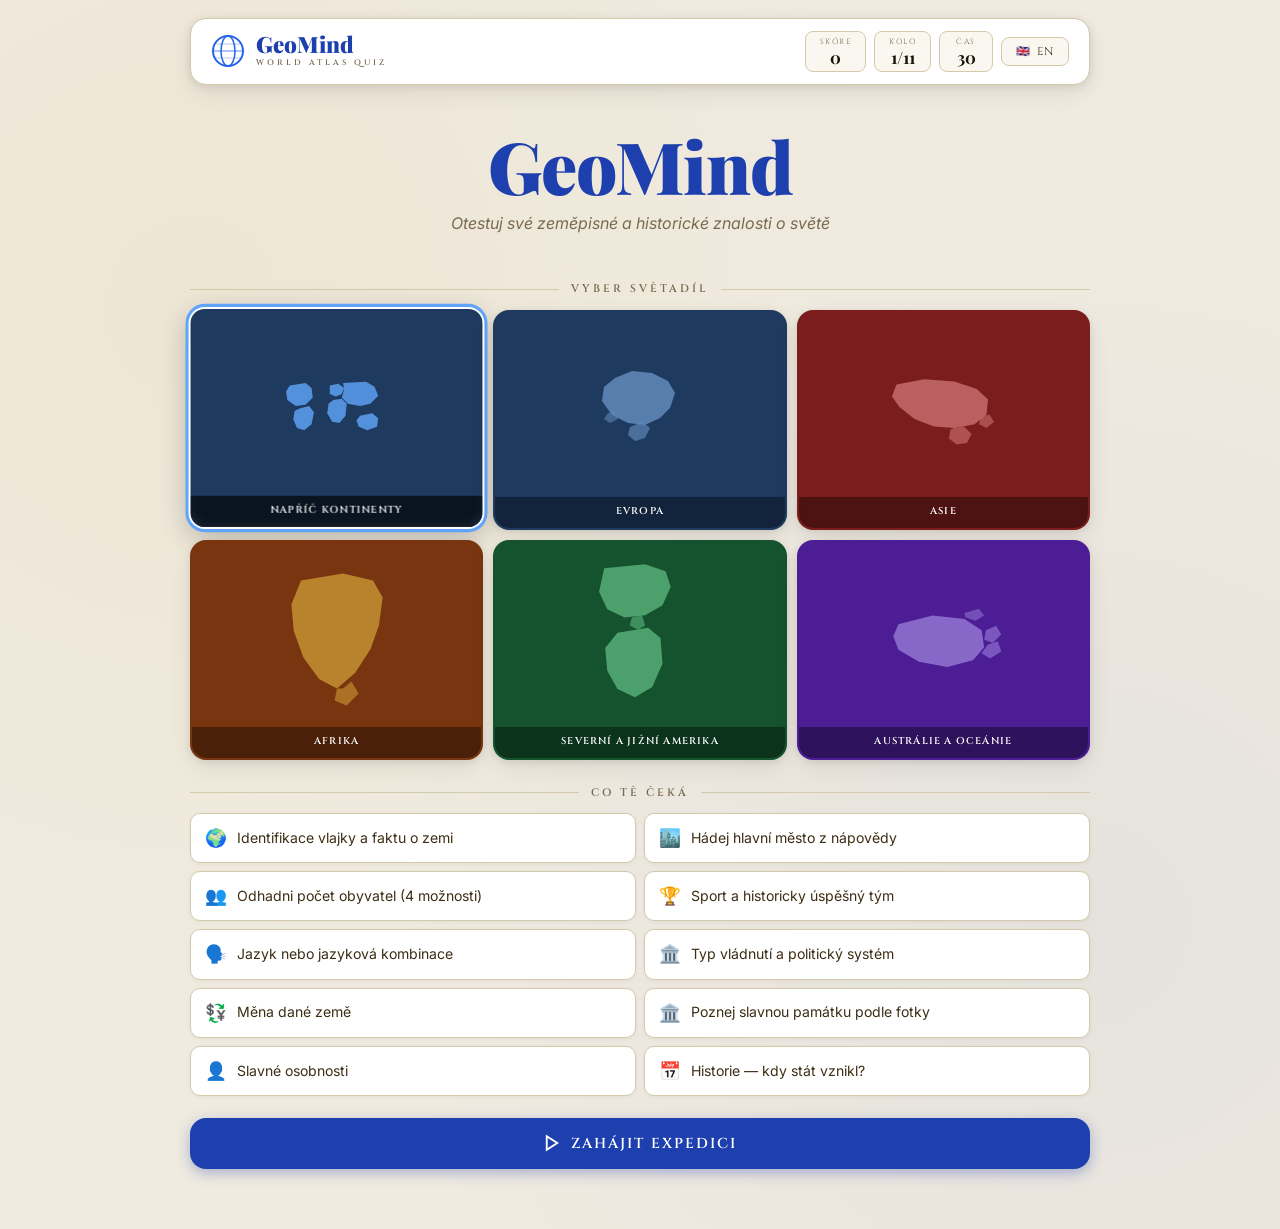
<file: index.html>
<!doctype html>
<html lang="cs">
<head>
  <meta charset="UTF-8">
  <meta name="viewport" content="width=device-width, initial-scale=1.0">
  <title>GeoMind – Světový kvíz</title>
  <link rel="preconnect" href="https://fonts.googleapis.com">
  <link rel="preconnect" href="https://fonts.gstatic.com" crossorigin>
  <link href="https://fonts.googleapis.com/css2?family=Playfair+Display:wght@700;900&family=Inter:wght@400;500;600;700&family=Cinzel:wght@600&display=swap" rel="stylesheet">
  <link rel="stylesheet" href="styles.css">
</head>
<body>

  <main class="shell">

    <!-- TOP BAR -->
    <header class="topbar">
      <div class="logo">
        <svg width="34" height="34" viewBox="0 0 34 34" fill="none">
          <circle cx="17" cy="17" r="15" stroke="#2563eb" stroke-width="2" fill="none"/>
          <ellipse cx="17" cy="17" rx="7" ry="15" stroke="#2563eb" stroke-width="1.5" fill="none"/>
          <line x1="2" y1="17" x2="32" y2="17" stroke="#2563eb" stroke-width="1.5" opacity="0.5"/>
          <line x1="5" y1="10" x2="29" y2="10" stroke="#2563eb" stroke-width="1" opacity="0.35"/>
          <line x1="5" y1="24" x2="29" y2="24" stroke="#2563eb" stroke-width="1" opacity="0.35"/>
        </svg>
        <div>
          <div class="logo-name">GeoMind</div>
          <div class="logo-tagline">WORLD ATLAS QUIZ</div>
        </div>
      </div>
      <div class="topbar-right">
        <div class="stat-chip" id="score-pill">
          <span class="chip-lbl">Skóre</span>
          <span class="chip-val" id="score-val">0</span>
        </div>
        <div class="stat-chip" id="round-pill">
          <span class="chip-lbl">Kolo</span>
          <span class="chip-val" id="round-val">0/11</span>
        </div>
        <div class="stat-chip timer-chip" id="timer-pill">
          <span class="chip-lbl">Čas</span>
          <span class="chip-val" id="timer-val">30</span>
        </div>
        <button class="lang-btn" id="lang-btn">
          <span id="lang-flag">🇬🇧</span>
          <span id="lang-label">EN</span>
        </button>
      </div>
    </header>

    <!-- COUNTRY BANNER -->
    <div class="country-banner hidden" id="country-banner">
      <span id="country-flag-banner"></span>
      <span id="country-name-banner"></span>
    </div>

    <!-- ═══════════════ START SCREEN ═══════════════ -->
    <section id="start-screen" class="screen active">

      <div class="hero">
        <h1 class="hero-title" id="start-title">GeoMind</h1>
        <p class="hero-sub" id="start-subtitle">Otestuj své zeměpisné a historické znalosti o světě</p>
      </div>

      <div class="section-hd" id="continent-label">Vyber světadíl</div>

      <div class="continent-grid" id="continent-grid">
        <!-- filled by JS -->
      </div>

      <div class="section-hd" id="features-label">Co tě čeká v každém kole</div>
      <div class="features-list" id="features-list"></div>

      <button class="start-cta" id="start-btn">
        <svg width="18" height="18" viewBox="0 0 24 24" fill="none" stroke="currentColor" stroke-width="2.5" stroke-linecap="round"><polygon points="5 3 19 12 5 21 5 3"/></svg>
        <span id="start-btn-text">Zahájit expedici</span>
      </button>

    </section>

    <!-- ═══════════════ QUIZ SCREEN ═══════════════ -->
    <section id="quiz-screen" class="screen">
      <div class="quiz-card" id="quiz-card">

        <div class="prog-row">
          <div class="prog-track"><div class="prog-fill" id="progress-fill"></div></div>
          <span class="prog-lbl" id="progress-label">0/11</span>
        </div>

        <div class="q-meta">
          <span class="cat-tag" id="cat-badge"></span>
          <span class="streak-tag hidden" id="streak-badge">🔥 <span id="streak-num">0</span></span>
        </div>

        <h2 class="q-title" id="q-title"></h2>
        <p class="q-body" id="q-text"></p>

        <div class="visual-zone" id="visual-zone"></div>

        <div class="hint-box hidden" id="hint-card">
          <span class="hint-ico">💡</span>
          <span id="hint-text"></span>
        </div>

        <div class="opts-grid" id="options-wrap"></div>

        <div class="feedback hidden" id="feedback-bar">
          <span id="fb-icon"></span>
          <span id="fb-text"></span>
        </div>

        <button class="next-btn hidden" id="next-btn">
          <span id="next-btn-text">Další otázka</span>
          <svg width="16" height="16" viewBox="0 0 24 24" fill="none" stroke="currentColor" stroke-width="2.5" stroke-linecap="round"><path d="M5 12h14M12 5l7 7-7 7"/></svg>
        </button>

      </div>
    </section>

    <!-- ═══════════════ RESULT SCREEN ═══════════════ -->
    <section id="result-screen" class="screen">
      <div class="quiz-card">

        <div class="result-hero">
          <div class="result-medal" id="medal-wrap">🏆</div>
          <h2 class="result-title" id="result-title">Výsledek expedice</h2>
          <div class="result-score">
            <span class="score-big" id="big-score">0</span>
            <span class="score-denom" id="big-denom">/11</span>
          </div>
          <p class="result-msg" id="result-msg"></p>
        </div>

        <div class="summary" id="summary-grid"></div>

        <button class="start-cta" id="restart-btn">
          <svg width="16" height="16" viewBox="0 0 24 24" fill="none" stroke="currentColor" stroke-width="2.5" stroke-linecap="round"><path d="M3 12a9 9 0 1 0 9-9 9.75 9.75 0 0 0-6.74 2.74L3 8"/><path d="M3 3v5h5"/></svg>
          <span id="restart-btn-text">Nová expedice</span>
        </button>

      </div>
    </section>

  </main>

  <script src="app.js"></script>
</body>
</html>
</file>
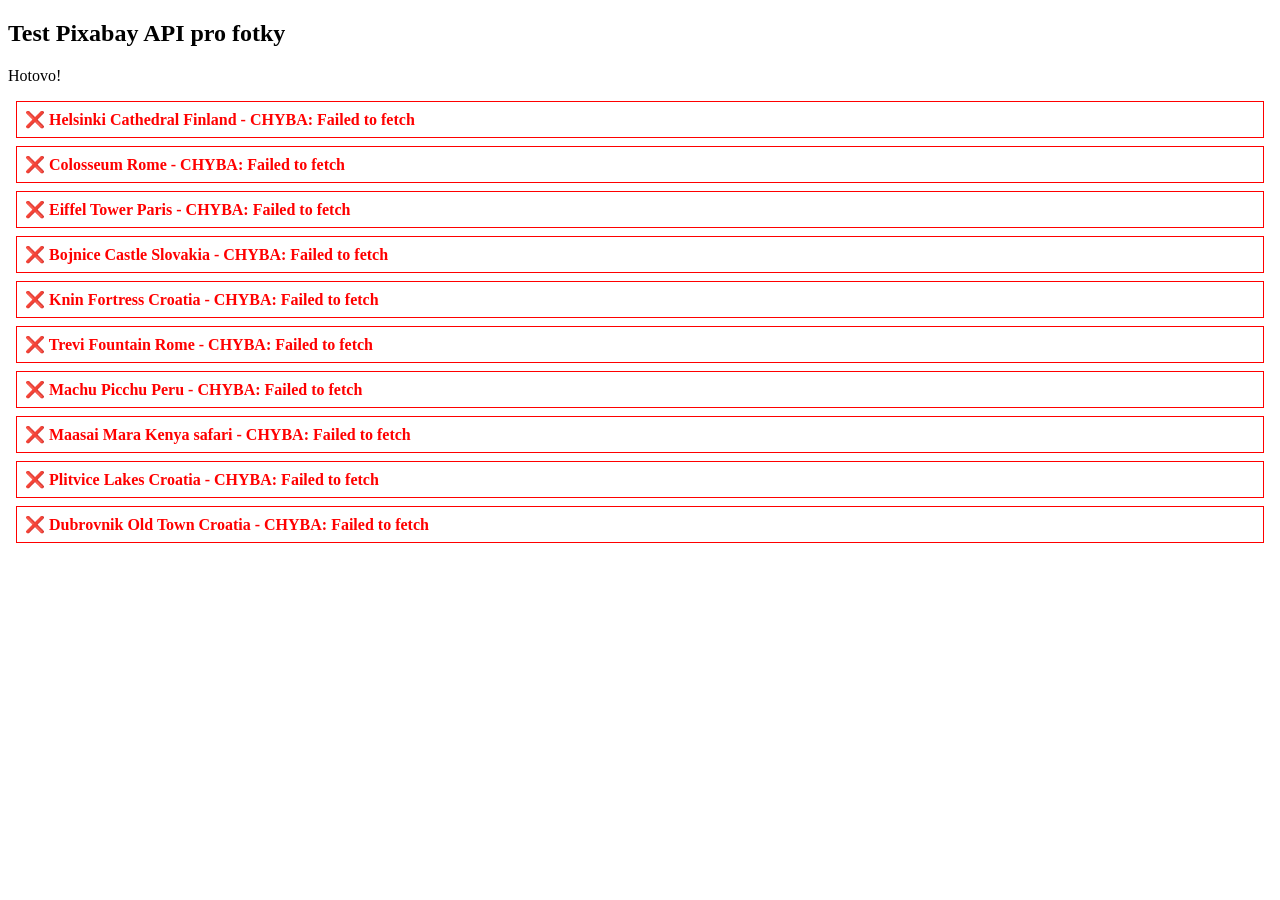
<file: test_pixabay.html>
<!DOCTYPE html>
<html>
<head><meta charset="UTF-8"><title>Test Pixabay API</title></head>
<body>
<h2>Test Pixabay API pro fotky</h2>
<p id="status">Testuji...</p>
<div id="results"></div>
<script>
var KEY = "55668458-7cd9c0f58880ef106e49d712c";
var tests = [
  "Helsinki Cathedral Finland",
  "Colosseum Rome",
  "Eiffel Tower Paris",
  "Bojnice Castle Slovakia",
  "Knin Fortress Croatia",
  "Trevi Fountain Rome",
  "Machu Picchu Peru",
  "Maasai Mara Kenya safari",
  "Plitvice Lakes Croatia",
  "Dubrovnik Old Town Croatia",
];

var div = document.getElementById("results");

function testNext(i) {
  if (i >= tests.length) {
    document.getElementById("status").textContent = "Hotovo!";
    return;
  }
  var q = tests[i];
  var url = "https://pixabay.com/api/?key=" + KEY + "&q=" + encodeURIComponent(q) + "&image_type=photo&per_page=3&safesearch=true";
  
  fetch(url)
    .then(function(r) { return r.json(); })
    .then(function(d) {
      var hit = d.hits && d.hits[0];
      var row = document.createElement("div");
      row.style = "margin:8px;padding:8px;border:1px solid #ccc;display:flex;gap:10px;align-items:center";
      if (hit) {
        row.style.borderColor = "green";
        row.innerHTML = '<b style="color:green">✅ ' + q + '</b>';
        var img = document.createElement("img");
        img.src = hit.webformatURL;
        img.style = "max-width:200px;max-height:130px";
        img.onerror = function() { this.style.display="none"; row.style.borderColor="orange"; row.querySelector("b").textContent += " (img load fail)"; };
        row.appendChild(img);
      } else {
        row.style.borderColor = "red";
        row.innerHTML = '<b style="color:red">❌ ' + q + ' - žádné výsledky</b>';
      }
      div.appendChild(row);
      testNext(i + 1);
    })
    .catch(function(e) {
      var row = document.createElement("div");
      row.style = "margin:8px;padding:8px;border:1px solid red";
      row.innerHTML = '<b style="color:red">❌ ' + q + ' - CHYBA: ' + e.message + '</b>';
      div.appendChild(row);
      testNext(i + 1);
    });
}

testNext(0);
</script>
</body>
</html>
</file>
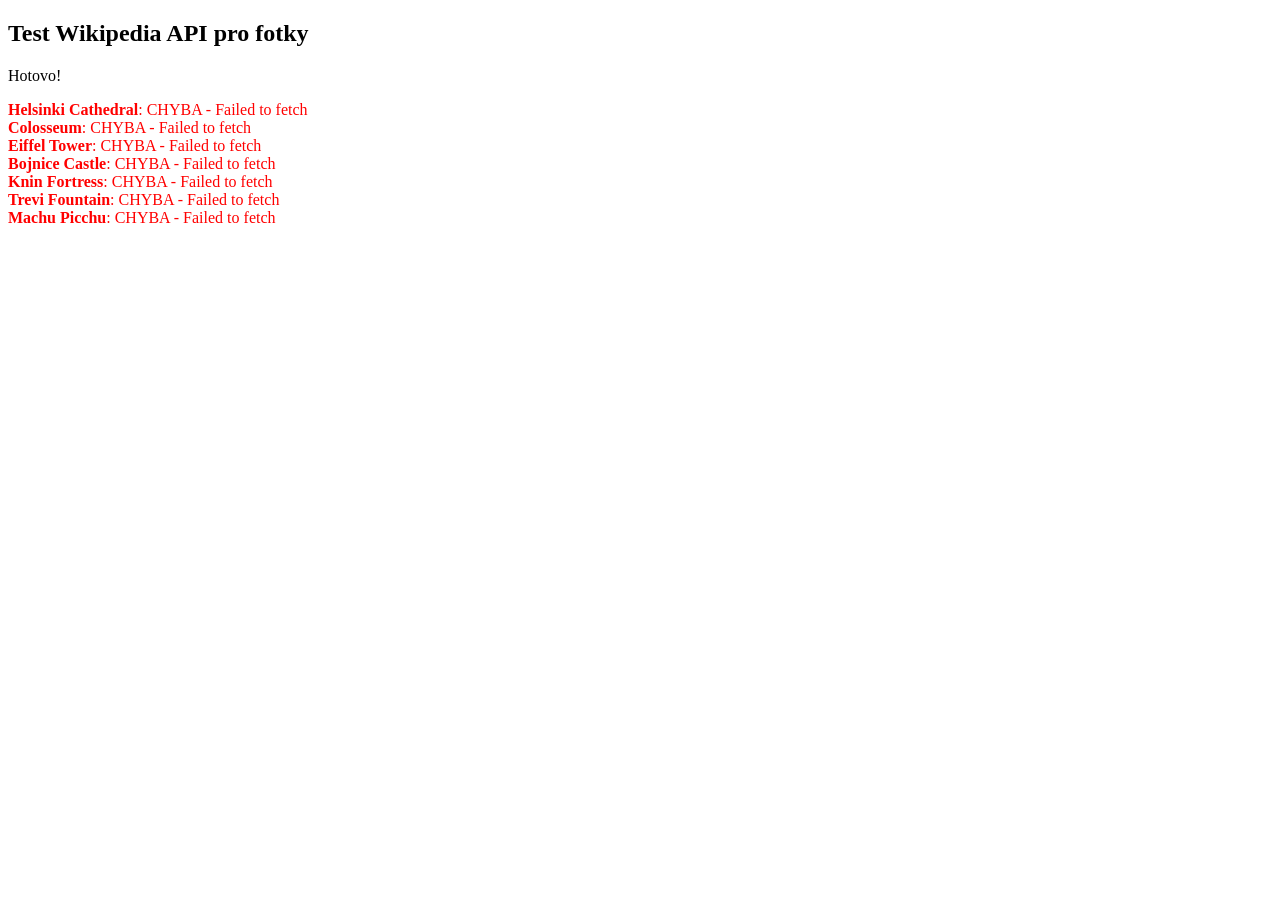
<file: test_wiki.html>
<!DOCTYPE html>
<html>
<head><meta charset="UTF-8"><title>Test Wikipedia API</title></head>
<body>
<h2>Test Wikipedia API pro fotky</h2>
<p id="status">Testuji...</p>
<div id="results"></div>

<script>
const tests = [
  {name: "Helsinki Cathedral", wiki: "Helsinki_Cathedral"},
  {name: "Colosseum", wiki: "Colosseum"},
  {name: "Eiffel Tower", wiki: "Eiffel_Tower"},
  {name: "Bojnice Castle", wiki: "Bojnice_Castle"},
  {name: "Knin Fortress", wiki: "Knin_Fortress"},
  {name: "Trevi Fountain", wiki: "Trevi_Fountain"},
  {name: "Machu Picchu", wiki: "Machu_Picchu"},
];

async function test() {
  const div = document.getElementById("results");
  for (const t of tests) {
    try {
      const r = await fetch("https://en.wikipedia.org/api/rest_v1/page/summary/" + encodeURIComponent(t.wiki), {
        headers: {Accept: "application/json"}
      });
      const d = await r.json();
      let src = d.thumbnail && d.thumbnail.source;
      if (src) src = src.replace(/\/\d+px-/, "/480px-");
      
      div.innerHTML += `<div style="margin:10px;border:1px solid #ccc;padding:10px;display:flex;gap:15px;align-items:center">
        <div>
          <b>${t.name}</b><br>
          Status: ${r.status}<br>
          ${src ? "Foto OK ✅" : "Žádná fotka ❌"}
        </div>
        ${src ? `<img src="${src}" referrerpolicy="no-referrer" crossorigin="anonymous" style="max-width:200px;max-height:150px;border:2px solid ${src ? "green" : "red"}" onerror="this.style.border='2px solid red';this.nextSibling.textContent=' ❌ BLOCKED'"><span></span>` : "<span style=color:red>Žádné URL</span>"}
      </div>`;
    } catch(e) {
      div.innerHTML += `<div style="color:red"><b>${t.name}</b>: CHYBA - ${e.message}</div>`;
    }
  }
  document.getElementById("status").textContent = "Hotovo!";
}
test();
</script>
</body>
</html>
</file>
<file: styles.css>
/* ═══════════════════════════════════════════════════
   GeoMind — Clean Atlas Design
   Light cream background · Deep navy ink · Bold accents
   Inspired by: Albi "Svět – Otázky a odpovědi"
═══════════════════════════════════════════════════ */

@import url('https://fonts.googleapis.com/css2?family=Playfair+Display:wght@700;900&family=Inter:wght@400;500;600;700&family=Cinzel:wght@600&display=swap');

:root {
  --page:    #f0ebe0;
  --surface: #faf7f0;
  --card:    #ffffff;
  --border:  #d4c9a8;
  --border2: #b8aa88;
  --ink:     #1a1208;
  --ink2:    #3d2e14;
  --muted:   #7a6a50;
  --blue:    #1e40af;
  --r:       16px;
  --r-sm:    10px;
  --tr:      150ms ease;
  --shadow:  0 2px 8px rgba(26,18,8,0.10), 0 8px 24px rgba(26,18,8,0.07);
  --shadow-lg: 0 4px 16px rgba(26,18,8,0.12), 0 16px 48px rgba(26,18,8,0.08);
}

/* ── Reset ──────────────────────────────────────── */
*,*::before,*::after{box-sizing:border-box;margin:0;padding:0}

body {
  min-height: 100vh;
  font-family: "Inter", system-ui, sans-serif;
  font-size: 15px;
  line-height: 1.6;
  color: var(--ink);
  background: var(--page);
  background-image:
    radial-gradient(circle at 15% 25%, rgba(196,154,40,0.06) 0%, transparent 50%),
    radial-gradient(circle at 85% 75%, rgba(30,64,175,0.05) 0%, transparent 50%);
  display: flex;
  justify-content: center;
  padding: 0 16px 60px;
  overflow-x: hidden;
}

/* ── Shell ──────────────────────────────────────── */
.shell {
  width: min(900px, 100%);
  padding-top: 18px;
}

/* ── Topbar ─────────────────────────────────────── */
.topbar {
  display: flex;
  align-items: center;
  justify-content: space-between;
  gap: 12px;
  flex-wrap: wrap;
  margin-bottom: 16px;
  padding: 12px 20px;
  background: var(--card);
  border: 1.5px solid var(--border);
  border-radius: var(--r);
  box-shadow: var(--shadow);
}

.logo { display:flex; align-items:center; gap:11px; }

.logo-name {
  font-family: "Playfair Display", serif;
  font-size: 1.4rem;
  font-weight: 900;
  color: var(--blue);
  line-height: 1;
}

.logo-tagline {
  font-family: "Cinzel", serif;
  font-size: 0.5rem;
  font-weight: 600;
  letter-spacing: 3px;
  color: var(--muted);
  text-transform: uppercase;
  margin-top: 2px;
}

.topbar-right { display:flex; align-items:center; gap:8px; flex-wrap:wrap; }

.stat-chip {
  display: flex;
  flex-direction: column;
  align-items: center;
  padding: 4px 14px;
  background: var(--surface);
  border: 1.5px solid var(--border);
  border-radius: 8px;
  min-width: 54px;
}

.chip-lbl {
  font-family: "Cinzel", serif;
  font-size: 0.48rem;
  letter-spacing: 1.5px;
  color: var(--muted);
  text-transform: uppercase;
}

.chip-val {
  font-family: "Playfair Display", serif;
  font-size: 1.05rem;
  font-weight: 700;
  color: var(--ink);
  line-height: 1.1;
}

.timer-chip.warn .chip-val   { color: #b45309; }
.timer-chip.danger .chip-val {
  color: #b91c1c;
  animation: blink 0.6s ease infinite alternate;
}
@keyframes blink { from{opacity:1} to{opacity:0.4} }
@keyframes spin { from{transform:rotate(0deg)} to{transform:rotate(360deg)} }

.lang-btn {
  display: flex;
  align-items: center;
  gap: 6px;
  padding: 6px 14px;
  background: var(--surface);
  border: 1.5px solid var(--border);
  border-radius: 8px;
  font-family: "Cinzel", serif;
  font-size: 0.7rem;
  letter-spacing: 1px;
  color: var(--ink2);
  cursor: pointer;
  transition: all var(--tr);
}
.lang-btn:hover { background:var(--border); border-color:var(--border2); }

/* ── Country Banner ─────────────────────────────── */
.country-banner {
  display: flex;
  align-items: center;
  justify-content: center;
  gap: 10px;
  padding: 10px 20px;
  border-radius: var(--r-sm);
  border-left: 4px solid var(--banner-accent, var(--blue));
  background: var(--card);
  border-top: 1px solid var(--border);
  border-right: 1px solid var(--border);
  border-bottom: 1px solid var(--border);
  font-family: "Cinzel", serif;
  font-size: 0.82rem;
  letter-spacing: 1.5px;
  color: var(--banner-accent, var(--blue));
  text-transform: uppercase;
  font-weight: 600;
  margin-bottom: 12px;
  box-shadow: var(--shadow);
  animation: slide-down 0.3s ease both;
}

@keyframes slide-down {
  from{opacity:0;transform:translateY(-8px);}
  to{opacity:1;transform:translateY(0);}
}

/* ── Screens ────────────────────────────────────── */
.screen { display:none; }
.screen.active { display:block; animation:fade-in 0.35s ease both; }
/* quiz/result screens hidden by default via display:none above */
@keyframes fade-in {
  from{opacity:0;transform:translateY(14px);}
  to{opacity:1;transform:translateY(0);}
}

/* ── Hero ───────────────────────────────────────── */
.hero {
  text-align: center;
  padding: 28px 0 20px;
}

.hero-title {
  font-family: "Playfair Display", serif;
  font-size: clamp(2.8rem, 8vw, 4.5rem);
  font-weight: 900;
  color: var(--blue);
  letter-spacing: -1px;
  line-height: 1;
  margin-bottom: 10px;
}

.hero-sub {
  font-size: 1rem;
  color: var(--muted);
  max-width: 420px;
  margin: 0 auto;
  font-style: italic;
}

/* ── Section Heading ────────────────────────────── */
.section-hd {
  font-family: "Cinzel", serif;
  font-size: 0.68rem;
  font-weight: 600;
  letter-spacing: 3px;
  text-transform: uppercase;
  color: var(--muted);
  margin: 24px 0 12px;
  display: flex;
  align-items: center;
  gap: 12px;
}

.section-hd::before,
.section-hd::after {
  content: "";
  flex: 1;
  height: 1px;
  background: var(--border);
}

/* ── Continent Grid ─────────────────────────────── */
.continent-grid {
  display: grid;
  grid-template-columns: repeat(3, 1fr);
  gap: 10px;
}

@media(max-width:500px){ .continent-grid { grid-template-columns: repeat(2,1fr); } }

.continent-btn {
  position: relative;
  display: flex;
  flex-direction: column;
  align-items: center;
  justify-content: flex-end;
  gap: 0;
  padding: 0;
  border-radius: var(--r);
  border: 2.5px solid transparent;
  background: var(--c-dark, #1e3a5f);
  cursor: pointer;
  transition: all var(--tr);
  overflow: hidden;
  aspect-ratio: 4/3;
  box-shadow: var(--shadow);
}

/* SVG map fills the card */
.continent-btn .c-map {
  position: absolute;
  inset: 0;
  display: flex;
  align-items: center;
  justify-content: center;
  padding: 14px 14px 28px;
  opacity: 0.55;
  transition: opacity var(--tr), transform var(--tr);
}

.continent-btn .c-map svg {
  width: 100%;
  height: 100%;
  max-width: 120px;
}

/* Label at the bottom */
.continent-btn .c-label {
  position: relative;
  z-index: 2;
  width: 100%;
  padding: 8px 8px 10px;
  background: rgba(0,0,0,0.38);
  backdrop-filter: blur(4px);
  font-family: "Cinzel", serif;
  font-size: 0.62rem;
  font-weight: 600;
  letter-spacing: 1.2px;
  text-transform: uppercase;
  color: #fff;
  text-align: center;
  line-height: 1.3;
  transition: background var(--tr);
}

.continent-btn:hover {
  border-color: var(--c-light, #60a5fa);
  transform: translateY(-3px) scale(1.02);
  box-shadow: 0 8px 28px rgba(0,0,0,0.2);
}

.continent-btn:hover .c-map { opacity: 0.75; transform: scale(1.05); }
.continent-btn:hover .c-label { background: rgba(0,0,0,0.55); }

.continent-btn.selected {
  border-color: #fff;
  box-shadow: 0 0 0 3px var(--c-light, #60a5fa), 0 8px 28px rgba(0,0,0,0.25);
  transform: translateY(-2px) scale(1.01);
}

.continent-btn.selected .c-map   { opacity: 0.9; }
.continent-btn.selected .c-label { background: rgba(0,0,0,0.65); }

/* ── Features ───────────────────────────────────── */
.features-list {
  display: grid;
  grid-template-columns: 1fr 1fr;
  gap: 8px;
}
@media(max-width:480px){ .features-list{grid-template-columns:1fr;} }

.feat-item {
  display: flex;
  align-items: center;
  gap: 10px;
  padding: 10px 14px;
  background: var(--card);
  border: 1.5px solid var(--border);
  border-radius: var(--r-sm);
  font-size: 0.88rem;
  color: var(--ink2);
  box-shadow: 0 1px 4px rgba(26,18,8,0.05);
  transition: all var(--tr);
}
.feat-item:hover { border-color:var(--border2); background:var(--surface); transform:translateX(3px); }
.feat-icon { font-size:1.1rem; flex-shrink:0; }

/* ── Start CTA Button ───────────────────────────── */
.start-cta {
  display: flex;
  align-items: center;
  justify-content: center;
  gap: 10px;
  width: 100%;
  margin-top: 22px;
  padding: 16px 28px;
  border: none;
  border-radius: var(--r);
  background: var(--blue);
  color: #fff;
  font-family: "Cinzel", serif;
  font-size: 0.9rem;
  font-weight: 600;
  letter-spacing: 2px;
  text-transform: uppercase;
  cursor: pointer;
  transition: all var(--tr);
  box-shadow: 0 4px 14px rgba(30,64,175,0.35);
}
.start-cta:hover { background:#1d3fad; transform:translateY(-2px); box-shadow:0 8px 24px rgba(30,64,175,0.4); }
.start-cta:active { transform:translateY(0); }
.start-cta:disabled { opacity:0.4; cursor:not-allowed; transform:none; }

/* ── Quiz Card ──────────────────────────────────── */
.quiz-card {
  background: var(--card);
  border: 1.5px solid var(--border);
  border-left: 5px solid var(--cont-accent, var(--blue));
  border-radius: var(--r);
  padding: 26px 22px;
  box-shadow: var(--shadow-lg);
}

/* ── Progress ───────────────────────────────────── */
.prog-row { display:flex; align-items:center; gap:12px; margin-bottom:18px; }

.prog-track {
  flex: 1;
  height: 8px;
  background: var(--surface);
  border: 1px solid var(--border);
  border-radius: 999px;
  overflow: hidden;
}

.prog-fill {
  height: 100%;
  width: 0;
  border-radius: 999px;
  background: var(--cont-accent, var(--blue));
  transition: width 380ms cubic-bezier(0.4,0,0.2,1);
}

.prog-lbl {
  font-family: "Cinzel", serif;
  font-size: 0.72rem;
  letter-spacing: 1px;
  color: var(--muted);
  min-width: 36px;
  text-align: right;
}

/* ── Question Meta ──────────────────────────────── */
.q-meta { display:flex; align-items:center; gap:8px; margin-bottom:14px; flex-wrap:wrap; }

.cat-tag {
  display: inline-flex;
  align-items: center;
  gap: 5px;
  padding: 4px 12px;
  border-radius: 6px;
  font-family: "Cinzel", serif;
  font-size: 0.6rem;
  font-weight: 600;
  letter-spacing: 1.2px;
  text-transform: uppercase;
  border: 1.5px solid var(--cat-clr, var(--border2));
  color: var(--cat-clr, var(--muted));
  background: color-mix(in srgb, var(--cat-clr, transparent) 8%, transparent);
}

.cat-flag         {--cat-clr:#1d4ed8;}
.cat-capital      {--cat-clr:#7c3aed;}
.cat-population   {--cat-clr:#0891b2;}
.cat-sport        {--cat-clr:#c2410c;}
.cat-language     {--cat-clr:#15803d;}
.cat-government   {--cat-clr:#4338ca;}
.cat-currency     {--cat-clr:#a16207;}
.cat-resources    {--cat-clr:#4d7c0f;}
.cat-personalities{--cat-clr:#be185d;}
.cat-geography    {--cat-clr:#0e7490;}
.cat-history      {--cat-clr:#854d0e;}
.cat-landmark     {--cat-clr:#6d28d9;}

.streak-tag {
  display: inline-flex;
  align-items: center;
  gap: 4px;
  padding: 4px 12px;
  border-radius: 6px;
  font-size: 0.82rem;
  font-weight: 700;
  background: #fff7ed;
  border: 1.5px solid #fb923c;
  color: #c2410c;
}

/* ── Question Text ──────────────────────────────── */
.q-title {
  font-family: "Playfair Display", serif;
  font-size: clamp(1.1rem, 3vw, 1.45rem);
  font-weight: 700;
  color: var(--ink);
  margin-bottom: 6px;
  line-height: 1.3;
}

.q-body {
  font-size: 0.95rem;
  color: var(--muted);
  margin-bottom: 16px;
  font-style: italic;
}

/* ── Visual Zone ────────────────────────────────── */
.visual-zone {
  display: flex;
  align-items: center;
  gap: 12px;
  font-size: 2rem;
  margin-bottom: 14px;
  min-height: 50px;
  flex-wrap: wrap;
}

.flag-img {
  width: 90px; height: 60px;
  object-fit: cover;
  border-radius: 8px;
  border: 2px solid var(--border);
  box-shadow: 0 2px 12px rgba(26,18,8,0.15);
}

/* ── Hint Box ───────────────────────────────────── */
.hint-box {
  display: flex;
  align-items: flex-start;
  gap: 10px;
  padding: 12px 16px;
  border-radius: var(--r-sm);
  border: 1.5px solid #fbbf24;
  background: #fffbeb;
  font-size: 0.9rem;
  color: #78350f;
  line-height: 1.5;
  margin-bottom: 16px;
  animation: pop-in 0.25s ease both;
}
@keyframes pop-in { from{opacity:0;transform:scale(0.97);} to{opacity:1;transform:scale(1);} }
.hint-ico { font-size:1rem; flex-shrink:0; margin-top:2px; }

/* ── Options ────────────────────────────────────── */
.opts-grid {
  display: grid;
  grid-template-columns: 1fr 1fr;
  gap: 9px;
  margin-bottom: 14px;
}
@media(max-width:480px){ .opts-grid{grid-template-columns:1fr;} }

.opt-btn {
  display: flex;
  align-items: center;
  gap: 11px;
  padding: 13px 15px;
  border-radius: var(--r-sm);
  border: 1.5px solid var(--border);
  background: var(--surface);
  color: var(--ink);
  font-family: "Inter", sans-serif;
  font-size: 0.92rem;
  font-weight: 500;
  text-align: left;
  cursor: pointer;
  transition: all var(--tr);
  word-break: break-word;
  animation: opt-in 0.25s ease both;
}

.opt-btn:nth-child(1){animation-delay:0.04s}
.opt-btn:nth-child(2){animation-delay:0.08s}
.opt-btn:nth-child(3){animation-delay:0.12s}
.opt-btn:nth-child(4){animation-delay:0.16s}

@keyframes opt-in {
  from{opacity:0;transform:translateY(6px);}
  to{opacity:1;transform:translateY(0);}
}

.opt-letter {
  flex-shrink: 0;
  width: 28px; height: 28px;
  border-radius: 7px;
  background: var(--border);
  display: flex;
  align-items: center;
  justify-content: center;
  font-family: "Cinzel", serif;
  font-size: 0.72rem;
  font-weight: 600;
  color: var(--muted);
  transition: all var(--tr);
}

.opt-btn:hover:not(:disabled) {
  border-color: var(--cont-accent, var(--blue));
  background: color-mix(in srgb, var(--cont-accent, var(--blue)) 6%, var(--surface));
  transform: translateY(-2px);
  box-shadow: 0 4px 14px rgba(30,64,175,0.12);
}
.opt-btn:hover:not(:disabled) .opt-letter {
  background: var(--cont-accent, var(--blue));
  color: #fff;
}
.opt-btn:disabled { cursor: default; }

.opt-btn.correct {
  border-color: #16a34a;
  background: #f0fdf4;
  animation: correct-pop 0.45s ease both;
}
.opt-btn.correct .opt-letter { background:#16a34a; color:#fff; }

.opt-btn.incorrect {
  border-color: #dc2626;
  background: #fef2f2;
  animation: shake 0.4s ease both;
}
.opt-btn.incorrect .opt-letter { background:#dc2626; color:#fff; }

@keyframes correct-pop {
  0%{box-shadow:0 0 0 0 rgba(22,163,74,0.6);}
  40%{box-shadow:0 0 0 14px rgba(22,163,74,0);transform:scale(1.02);}
  100%{box-shadow:none;transform:scale(1);}
}
@keyframes shake {
  0%,100%{transform:translateX(0);}
  20%{transform:translateX(-7px);}
  40%{transform:translateX(7px);}
  60%{transform:translateX(-5px);}
  80%{transform:translateX(4px);}
}

/* ── Feedback ───────────────────────────────────── */
.feedback {
  display: flex;
  align-items: flex-start;
  gap: 10px;
  padding: 13px 16px;
  border-radius: var(--r-sm);
  font-size: 0.92rem;
  line-height: 1.5;
  margin-bottom: 12px;
  border: 1.5px solid transparent;
  animation: pop-in 0.25s ease both;
}
.feedback.ok  { border-color:#bbf7d0; background:#f0fdf4; color:#14532d; }
.feedback.bad { border-color:#fecaca; background:#fef2f2; color:#7f1d1d; }
.feedback strong { font-weight:700; }

/* ── Next Button ────────────────────────────────── */
.next-btn {
  display: flex;
  align-items: center;
  justify-content: center;
  gap: 8px;
  width: 100%;
  padding: 13px 20px;
  border-radius: var(--r-sm);
  border: 1.5px solid var(--border2);
  background: var(--surface);
  color: var(--ink2);
  font-family: "Cinzel", serif;
  font-size: 0.78rem;
  letter-spacing: 2px;
  text-transform: uppercase;
  cursor: pointer;
  transition: all var(--tr);
}
.next-btn:hover { background:var(--border); border-color:var(--cont-accent,var(--blue)); transform:translateY(-1px); }

/* ── Result ─────────────────────────────────────── */
.result-hero { text-align:center; padding:16px 0 22px; }

.result-medal {
  font-size: 4rem;
  display: inline-block;
  margin-bottom: 10px;
  animation: medal-drop 0.7s cubic-bezier(0.34,1.5,0.64,1) both;
}
@keyframes medal-drop {
  from{opacity:0;transform:scale(0.1) rotate(-20deg);}
  to{opacity:1;transform:scale(1) rotate(0);}
}

.result-title {
  font-family: "Playfair Display", serif;
  font-size: 1.6rem;
  font-weight: 700;
  color: var(--ink);
  margin-bottom: 14px;
}

.result-score { display:inline-flex; align-items:baseline; gap:4px; margin-bottom:10px; }

.score-big {
  font-family: "Playfair Display", serif;
  font-size: 5rem;
  font-weight: 900;
  line-height: 1;
  color: var(--blue);
}
.score-denom {
  font-family: "Playfair Display", serif;
  font-size: 2.2rem;
  font-weight: 700;
  color: var(--muted);
}
.result-msg { color:var(--muted); font-style:italic; font-size:1rem; }

/* ── Summary ────────────────────────────────────── */
.summary {
  display: grid;
  gap: 7px;
  max-height: 380px;
  overflow-y: auto;
  padding-right: 4px;
  margin-bottom: 8px;
  scrollbar-width: thin;
  scrollbar-color: var(--border2) transparent;
}

.sum-item {
  display: grid;
  grid-template-columns: auto 1fr;
  gap: 10px;
  align-items: flex-start;
  padding: 10px 14px;
  border-radius: var(--r-sm);
  border: 1.5px solid var(--border);
  background: var(--surface);
  font-size: 0.86rem;
}
.sum-item.ok  { border-left:3px solid #16a34a; }
.sum-item.bad { border-left:3px solid #dc2626; }
.sum-icon { font-size:0.9rem; margin-top:2px; }
.sum-title { font-weight:700; margin-bottom:3px; color:var(--ink); }
.sum-your  { color:var(--muted); font-style:italic; }
.sum-correct { color:#15803d; font-size:0.82rem; margin-top:2px; font-weight:600; }
.sum-wrong   { color:#b91c1c; font-size:0.82rem; margin-top:2px; font-weight:600; }

/* ── Shape Canvas ───────────────────────────────── */
.shape-canvas {
  position: relative;
  display: flex;
  align-items: center;
  justify-content: center;
  width: min(230px, 90%);
  aspect-ratio: 1;
  margin: 0 auto 8px;
  background: #eff6ff;
  border: 1.5px solid #bfdbfe;
  border-radius: 12px;
  overflow: hidden;
}
.shape-canvas::before {
  content:"";
  position:absolute;inset:0;
  background-image:radial-gradient(circle,rgba(30,64,175,0.12) 1px,transparent 1px);
  background-size:14px 14px;
}
.shape-svg { position:relative;z-index:1;width:78%;height:78%; }
.shape-path {
  fill: rgba(30,64,175,0.25);
  stroke: #1d4ed8;
  stroke-width: 2;
  stroke-linejoin: round;
  animation: map-glow 2.5s ease-in-out infinite alternate;
}
@keyframes map-glow {
  from{fill-opacity:0.2;filter:drop-shadow(0 0 4px rgba(30,64,175,0.3));}
  to{fill-opacity:0.45;filter:drop-shadow(0 0 12px rgba(30,64,175,0.7));}
}

/* ── Utilities ──────────────────────────────────── */
.hidden{display:none !important;}
@media(prefers-reduced-motion:reduce){
  *,*::before,*::after{animation-duration:0.01ms !important;transition-duration:0.01ms !important;}
}
</file>
